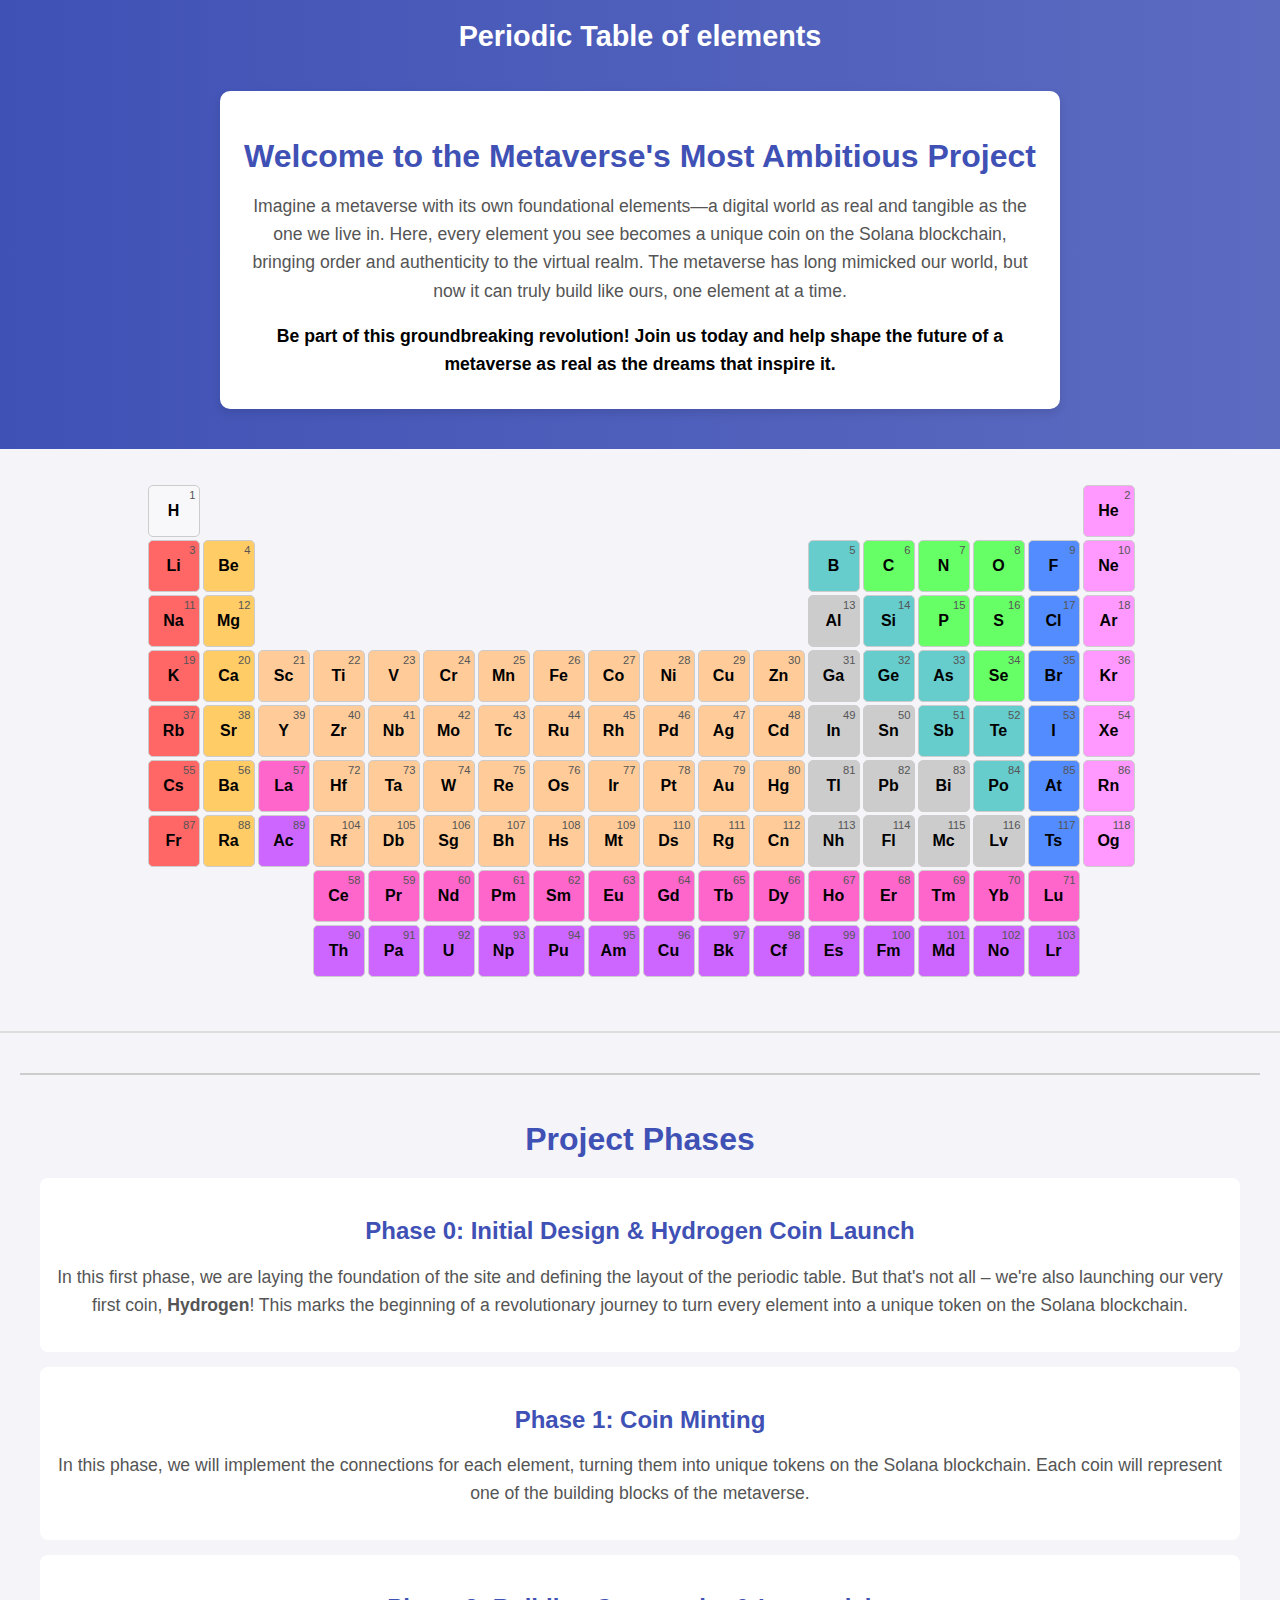
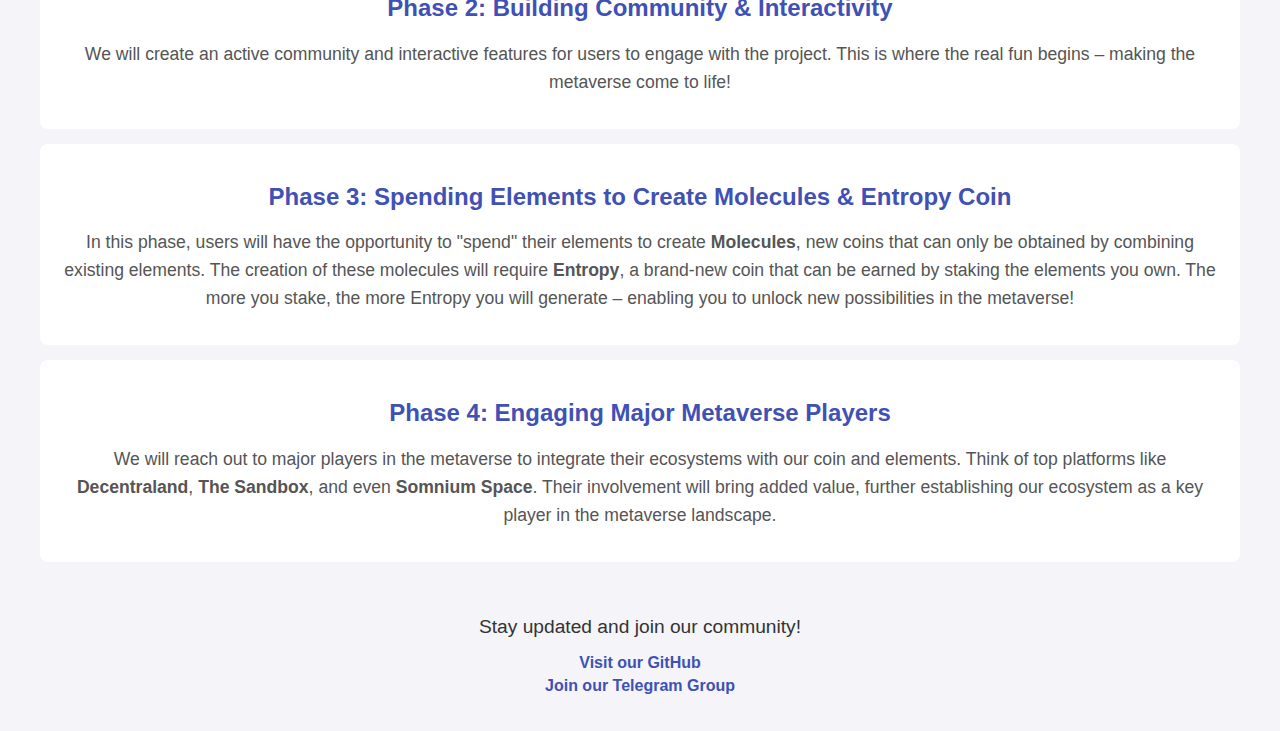
<file: index.html>
<!DOCTYPE html>
<html lang="en">
<script>
    document.addEventListener("DOMContentLoaded", function() {
        const elements = document.querySelectorAll(".element");

        elements.forEach(function(element) {
            const atomicNumber = element.querySelector(".atomic-number").textContent;
            const symbol = element.querySelector(".symbol").textContent;

            // Crea il percorso per la pagina in costruzione per ogni elemento
            const link = `under-construction.html`;

            // Imposta l'attributo href per ogni elemento
            element.setAttribute("href", link);
        });
    });
</script>
    
<head>
    <meta charset="UTF-8">
    <meta name="viewport" content="width=device-width, initial-scale=1.0">
    <title>Periodic Table Metaverse</title>
    <link rel="stylesheet" href="styles.css">
</head>
<body>

    <header>
        <h1>Periodic Table of elements</h1><br>
        <section class="welcome-section">
            <h2>Welcome to the Metaverse's Most Ambitious Project</h2>
            <p>
                Imagine a metaverse with its own foundational elements—a digital world as real and tangible as the one we live in. 
                Here, every element you see becomes a unique coin on the Solana blockchain, bringing order and authenticity to the virtual realm. 
                The metaverse has long mimicked our world, but now it can truly build like ours, one element at a time.
            </p>
            <p>
                Be part of this groundbreaking revolution! Join us today and help shape the future of a metaverse as real as the dreams that inspire it.
            </p>
        </section>
        
    </header>

    <main>
        <section class="periodic-table">
            <a href="elements\1-H\1-H.html" class="element hydrogen" style="grid-column: 1;">
                <span class="atomic-number">1</span>
                <span class="symbol">H</span>
            </a>
            <a href="elements\2-He\2-He.html" class="element noble-gas" style="grid-column: 18; grid-row: 1;">
                <span class="atomic-number">2</span>
                <span class="symbol">He</span>
            </a>
            <a href="elements\3-Li\3-Li.html" class="element alkali-metal" style="grid-column: 1; grid-row: 2;">
                <span class="atomic-number">3</span>
                <span class="symbol">Li</span>
            </a>
            <a href="elements\4-Be\4-Be.html" class="element alkaline-earth-metal" style="grid-column: 2; grid-row: 2;">
                <span class="atomic-number">4</span>
                <span class="symbol">Be</span>
            </a>
            <a href="elements\5-B\5-B.html" class="element metalloid" style="grid-column: 13; grid-row: 2;">
                <span class="atomic-number">5</span>
                <span class="symbol">B</span>
            </a>
            <a href="elements\6-C\6-C.html" class="element nonmetal" style="grid-column: 14; grid-row: 2;">
                <span class="atomic-number">6</span>
                <span class="symbol">C</span>
            </a>
            <a href="elements\7-N\7-N.html" class="element nonmetal" style="grid-column: 15; grid-row: 2;">
                <span class="atomic-number">7</span>
                <span class="symbol">N</span>
            </a>
            <a href="elements\8-O\8-O.html" class="element nonmetal" style="grid-column: 16; grid-row: 2;">
                <span class="atomic-number">8</span>
                <span class="symbol">O</span>
            </a>
            <a href="elements\9-F\9-F.html" class="element halogen" style="grid-column: 17; grid-row: 2;">
                <span class="atomic-number">9</span>
                <span class="symbol">F</span>
            </a>
            <a href="elements\10-Ne\10-Ne.html" class="element noble-gas" style="grid-column: 18; grid-row: 2;">
                <span class="atomic-number">10</span>
                <span class="symbol">Ne</span>
            </a>
            <a href="elements\11-Na\11-Na.html" class="element alkali-metal" style="grid-column: 1; grid-row: 3;">
                <span class="atomic-number">11</span>
                <span class="symbol">Na</span>
            </a>
            <a href="elements\12-Mg\12-Mg.html" class="element alkaline-earth-metal" style="grid-column: 2; grid-row: 3;">
                <span class="atomic-number">12</span>
                <span class="symbol">Mg</span>
            </a>
            <a href="elements\13-Al\13-Al.html" class="element post-transition-metal" style="grid-column: 13; grid-row: 3;">
                <span class="atomic-number">13</span>
                <span class="symbol">Al</span>
            </a>
            <a href="elements\14-Si\14-Si.html" class="element metalloid" style="grid-column: 14; grid-row: 3;">
                <span class="atomic-number">14</span>
                <span class="symbol">Si</span>
            </a>
            <a href="elements\15-P\15-P.html" class="element nonmetal" style="grid-column: 15; grid-row: 3;">
                <span class="atomic-number">15</span>
                <span class="symbol">P</span>
            </a>
            <a href="elements\16-S\16-S.html" class="element nonmetal" style="grid-column: 16; grid-row: 3;">
                <span class="atomic-number">16</span>
                <span class="symbol">S</span>
            </a>
            <a href="elements\17-Cl\17-Cl.html" class="element halogen" style="grid-column: 17; grid-row: 3;">
                <span class="atomic-number">17</span>
                <span class="symbol">Cl</span>
            </a>
            <a href="elements\18-Ar\18-Ar.html" class="element noble-gas" style="grid-column: 18; grid-row: 3;">
                <span class="atomic-number">18</span>
                <span class="symbol">Ar</span>
            </a>
            <a href="elements\19-K\19-K.html" class="element alkali-metal" style="grid-column: 1; grid-row: 4;">
                <span class="atomic-number">19</span>
                <span class="symbol">K</span>
            </a>
            <a href="elements\20-Ca\20-Ca.html" class="element alkaline-earth-metal" style="grid-column: 2; grid-row: 4;">
                <span class="atomic-number">20</span>
                <span class="symbol">Ca</span>
            </a>
            <a href="elements\21-Sc\21-Sc.html" class="element transition-metal" style="grid-column: 3; grid-row: 4;">
                <span class="atomic-number">21</span>
                <span class="symbol">Sc</span>
            </a>
            <a href="elements\22-Ti\22-Ti.html" class="element transition-metal" style="grid-column: 4; grid-row: 4;">
                <span class="atomic-number">22</span>
                <span class="symbol">Ti</span>
            </a>
            <a href="elements\23-V\23-V.html" class="element transition-metal" style="grid-column: 5; grid-row: 4;">
                <span class="atomic-number">23</span>
                <span class="symbol">V</span>
            </a>
            <a href="elements\24-Cr\24-Cr.html" class="element transition-metal" style="grid-column: 6; grid-row: 4;">
                <span class="atomic-number">24</span>
                <span class="symbol">Cr</span>
            </a>
            <a href="elements\25-Mn\25-Mn.html" class="element transition-metal" style="grid-column: 7; grid-row: 4;">
                <span class="atomic-number">25</span>
                <span class="symbol">Mn</span>
            </a>
            <a href="elements\26-Fe\26-Fe.html" class="element transition-metal" style="grid-column: 8; grid-row: 4;">
                <span class="atomic-number">26</span>
                <span class="symbol">Fe</span>
            </a>
            <a href="elements\27-Co\27-Co.html" class="element transition-metal" style="grid-column: 9; grid-row: 4;">
                <span class="atomic-number">27</span>
                <span class="symbol">Co</span>
            </a>
            <a href="elements\28-Ni\28-Ni.html" class="element transition-metal" style="grid-column: 10; grid-row: 4;">
                <span class="atomic-number">28</span>
                <span class="symbol">Ni</span>
            </a>
            <a href="elements\29-Cu\29-Cu.html" class="element transition-metal" style="grid-column: 11; grid-row: 4;">
                <span class="atomic-number">29</span>
                <span class="symbol">Cu</span>
            </a>
            <a href="elements\30-Zn\30-Zn.html" class="element transition-metal" style="grid-column: 12; grid-row: 4;">
                <span class="atomic-number">30</span>
                <span class="symbol">Zn</span>
            </a>
            <a href="elements\31-Ga\31-Ga.html" class="element post-transition-metal" style="grid-column: 13; grid-row: 4;">
                <span class="atomic-number">31</span>
                <span class="symbol">Ga</span>
            </a>
            <a href="elements\32-Ge\32-Ge.html" class="element metalloid" style="grid-column: 14; grid-row: 4;">
                <span class="atomic-number">32</span>
                <span class="symbol">Ge</span>
            </a>
            <a href="elements\33-As\33-As.html" class="element metalloid" style="grid-column: 15; grid-row: 4;">
                <span class="atomic-number">33</span>
                <span class="symbol">As</span>
            </a>
            <a href="elements\34-Se\34-Se.html" class="element nonmetal" style="grid-column: 16; grid-row: 4;">
                <span class="atomic-number">34</span>
                <span class="symbol">Se</span>
            </a>
            <a href="elements\35-Br\35-Br.html" class="element halogen" style="grid-column: 17; grid-row: 4;">
                <span class="atomic-number">35</span>
                <span class="symbol">Br</span>
            </a>
            <a href="elements\36-Kr\36-Kr.html" class="element noble-gas" style="grid-column: 18; grid-row: 4;">
                <span class="atomic-number">36</span>
                <span class="symbol">Kr</span>
            </a>
            <a href="elements\37-Rb\37-Rb.html" class="element alkali-metal" style="grid-column: 1; grid-row: 5;">
                <span class="atomic-number">37</span>
                <span class="symbol">Rb</span>
            </a>
            <a href="elements\38-Sr\38-Sr.html" class="element alkaline-earth-metal" style="grid-column: 2; grid-row: 5;">
                <span class="atomic-number">38</span>
                <span class="symbol">Sr</span>
            </a>
            <a href="elements\39-Y\39-Y.html" class="element transition-metal" style="grid-column: 3; grid-row: 5;">
                <span class="atomic-number">39</span>
                <span class="symbol">Y</span>
            </a>
            <a href="elements\40-Zr\40-Zr.html" class="element transition-metal" style="grid-column: 4; grid-row: 5;">
                <span class="atomic-number">40</span>
                <span class="symbol">Zr</span>
            </a>
            <a href="elements\41-Nb\41-Nb.html" class="element transition-metal" style="grid-column: 5; grid-row: 5;">
                <span class="atomic-number">41</span>
                <span class="symbol">Nb</span>
            </a>
            <a href="elements\42-Mo\42-Mo.html" class="element transition-metal" style="grid-column: 6; grid-row: 5;">
                <span class="atomic-number">42</span>
                <span class="symbol">Mo</span>
            </a>
            <a href="elements\43-Tc\43-Tc.html" class="element transition-metal" style="grid-column: 7; grid-row: 5;">
                <span class="atomic-number">43</span>
                <span class="symbol">Tc</span>
            </a>
            <a href="elements\44-Ru\44-Ru.html" class="element transition-metal" style="grid-column: 8; grid-row: 5;">
                <span class="atomic-number">44</span>
                <span class="symbol">Ru</span>
            </a>
            <a href="elements\45-Rh\45-Rh.html" class="element transition-metal" style="grid-column: 9; grid-row: 5;">
                <span class="atomic-number">45</span>
                <span class="symbol">Rh</span>
            </a>
            <a href="elements\46-Pd\46-Pd.html" class="element transition-metal" style="grid-column: 10; grid-row: 5;">
                <span class="atomic-number">46</span>
                <span class="symbol">Pd</span>
            </a>
            <a href="elements\47-Ag\47-Ag.html" class="element transition-metal" style="grid-column: 11; grid-row: 5;">
                <span class="atomic-number">47</span>
                <span class="symbol">Ag</span>
            </a>
            <a href="elements\48-Cd\48-Cd.html" class="element transition-metal" style="grid-column: 12; grid-row: 5;">
                <span class="atomic-number">48</span>
                <span class="symbol">Cd</span>
            </a>
            <a href="elements\49-In\49-In.html" class="element post-transition-metal" style="grid-column: 13; grid-row: 5;">
                <span class="atomic-number">49</span>
                <span class="symbol">In</span>
            </a>
            <a href="elements\50-Sn\50-Sn.html" class="element post-transition-metal" style="grid-column: 14; grid-row: 5;">
                <span class="atomic-number">50</span>
                <span class="symbol">Sn</span>
            </a>
            <a href="elements\51-Sb\51-Sb.html" class="element metalloid" style="grid-column: 15; grid-row: 5;">
                <span class="atomic-number">51</span>
                <span class="symbol">Sb</span>
            </a>
            <a href="elements\52-Te\52-Te.html" class="element metalloid" style="grid-column: 16; grid-row: 5;">
                <span class="atomic-number">52</span>
                <span class="symbol">Te</span>
            </a>
            <a href="elements\53-I\53-I.html" class="element halogen" style="grid-column: 17; grid-row: 5;">
                <span class="atomic-number">53</span>
                <span class="symbol">I</span>
            </a>
            <a href="elements\54-Xe\54-Xe.html" class="element noble-gas" style="grid-column: 18; grid-row: 5;">
                <span class="atomic-number">54</span>
                <span class="symbol">Xe</span>
            </a>
            <a href="elements\55-Cs\55-Cs.html" class="element alkali-metal" style="grid-column: 1; grid-row: 6;">
                <span class="atomic-number">55</span>
                <span class="symbol">Cs</span>
            </a>
            <a href="elements\56-Ba\56-Ba.html" class="element alkaline-earth-metal" style="grid-column: 2; grid-row: 6;">
                <span class="atomic-number">56</span>
                <span class="symbol">Ba</span>
            </a>
            <a href="elements\57-La\57-La.html" class="element lanthanide" style="grid-column: 3; grid-row: 6;">
                <span class="atomic-number">57</span>
                <span class="symbol">La</span>
            </a>
            <a href="elements\58-Ce\58-Ce.html" class="element lanthanide" style="grid-column: 4; grid-row: 8;">
                <span class="atomic-number">58</span>
                <span class="symbol">Ce</span>
            </a>
            <a href="elements\59-Pr\59-Pr.html" class="element lanthanide" style="grid-column: 5; grid-row: 8;">
                <span class="atomic-number">59</span>
                <span class="symbol">Pr</span>
            </a>
            <a href="elements\60-Nd\60-Nd.html" class="element lanthanide" style="grid-column: 6; grid-row: 8;">
                <span class="atomic-number">60</span>
                <span class="symbol">Nd</span>
            </a>
            <a href="elements\61-Pm\61-Pm.html" class="element lanthanide" style="grid-column: 7; grid-row: 8;">
                <span class="atomic-number">61</span>
                <span class="symbol">Pm</span>
            </a>
            <a href="elements\62-Sm\62-Sm.html" class="element lanthanide" style="grid-column: 8; grid-row: 8;">
                <span class="atomic-number">62</span>
                <span class="symbol">Sm</span>
            </a>
            <a href="elements\63-Eu\63-Eu.html" class="element lanthanide" style="grid-column: 9; grid-row: 8;">
                <span class="atomic-number">63</span>
                <span class="symbol">Eu</span>
            </a>
            <a href="elements\64-Gd\64-Gd.html" class="element lanthanide" style="grid-column: 10; grid-row: 8;">
                <span class="atomic-number">64</span>
                <span class="symbol">Gd</span>
            </a>
            <a href="elements\65-Tb\65-Tb.html" class="element lanthanide" style="grid-column: 11; grid-row: 8;">
                <span class="atomic-number">65</span>
                <span class="symbol">Tb</span>
            </a>
            <a href="elements\66-Dy\66-Dy.html" class="element lanthanide" style="grid-column: 12; grid-row: 8;">
                <span class="atomic-number">66</span>
                <span class="symbol">Dy</span>
            </a>
            <a href="elements\67-Ho\67-Ho.html" class="element lanthanide" style="grid-column: 13; grid-row: 8;">
                <span class="atomic-number">67</span>
                <span class="symbol">Ho</span>
            </a>
            <a href="elements\68-Er\68-Er.html" class="element lanthanide" style="grid-column: 14; grid-row: 8;">
                <span class="atomic-number">68</span>
                <span class="symbol">Er</span>
            </a>
            <a href="elements\69-Tm\69-Tm.html" class="element lanthanide" style="grid-column: 15; grid-row: 8;">
                <span class="atomic-number">69</span>
                <span class="symbol">Tm</span>
            </a>
            <a href="elements\70-Yb\70-Yb.html" class="element lanthanide" style="grid-column: 16; grid-row: 8;">
                <span class="atomic-number">70</span>
                <span class="symbol">Yb</span>
            </a>
            <a href="elements\71-Lu\71-Lu.html" class="element lanthanide" style="grid-column: 17; grid-row: 8;">
                <span class="atomic-number">71</span>
                <span class="symbol">Lu</span>
            </a>
            <a href="elements\72-Hf\72-Hf.html" class="element transition-metal" style="grid-column: 4; grid-row: 6;">
                <span class="atomic-number">72</span>
                <span class="symbol">Hf</span>
            </a>
            <a href="elements\73-Ta\73-Ta.html" class="element transition-metal" style="grid-column: 5; grid-row: 6;">
                <span class="atomic-number">73</span>
                <span class="symbol">Ta</span>
            </a>
            <a href="elements\74-W\74-W.html" class="element transition-metal" style="grid-column: 6; grid-row: 6;">
                <span class="atomic-number">74</span>
                <span class="symbol">W</span>
            </a>
            <a href="elements\75-Re\75-Re.html" class="element transition-metal" style="grid-column: 7; grid-row: 6;">
                <span class="atomic-number">75</span>
                <span class="symbol">Re</span>
            </a>
            <a href="elements\76-Os\76-Os.html" class="element transition-metal" style="grid-column: 8; grid-row: 6;">
                <span class="atomic-number">76</span>
                <span class="symbol">Os</span>
            </a>
            <a href="elements\77-Ir\77-Ir.html" class="element transition-metal" style="grid-column: 9; grid-row: 6;">
                <span class="atomic-number">77</span>
                <span class="symbol">Ir</span>
            </a>
            <a href="elements\78-Pt\78-Pt.html" class="element transition-metal" style="grid-column: 10; grid-row: 6;">
                <span class="atomic-number">78</span>
                <span class="symbol">Pt</span>
            </a>
            <a href="elements\79-Au\79-Au.html" class="element transition-metal" style="grid-column: 11; grid-row: 6;">
                <span class="atomic-number">79</span>
                <span class="symbol">Au</span>
            </a>
            <a href="elements\80-Hg\80-Hg.html" class="element transition-metal" style="grid-column: 12; grid-row: 6;">
                <span class="atomic-number">80</span>
                <span class="symbol">Hg</span>
            </a>
            <a href="elements\81-Tl\81-Tl.html" class="element post-transition-metal" style="grid-column: 13; grid-row: 6;">
                <span class="atomic-number">81</span>
                <span class="symbol">Tl</span>
            </a>
            <a href="elements\82-Pb\82-Pb.html" class="element post-transition-metal" style="grid-column: 14; grid-row: 6;">
                <span class="atomic-number">82</span>
                <span class="symbol">Pb</span>
            </a>
            <a href="elements\83-Bi\83-Bi.html" class="element post-transition-metal" style="grid-column: 15; grid-row: 6;">
                <span class="atomic-number">83</span>
                <span class="symbol">Bi</span>
            </a>
            <a href="elements\84-Po\84-Po.html" class="element metalloid" style="grid-column: 16; grid-row: 6;">
                <span class="atomic-number">84</span>
                <span class="symbol">Po</span>
            </a>
            <a href="elements\85-At\85-At.html" class="element halogen" style="grid-column: 17; grid-row: 6;">
                <span class="atomic-number">85</span>
                <span class="symbol">At</span>
            </a>
            <a href="elements\86-Rn\86-Rn.html" class="element noble-gas" style="grid-column: 18; grid-row: 6;">
                <span class="atomic-number">86</span>
                <span class="symbol">Rn</span>
            </a>
            <a href="elements\87-Fr\87-Fr.html" class="element alkali-metal" style="grid-column: 1; grid-row: 7;">
                <span class="atomic-number">87</span>
                <span class="symbol">Fr</span>
            </a>
            <a href="elements\88-Ra\88-Ra.html" class="element alkaline-earth-metal" style="grid-column: 2; grid-row: 7;">
                <span class="atomic-number">88</span>
                <span class="symbol">Ra</span>
            </a>
            <a href="elements\89-Ac\89-Ac.html" class="element actinide" style="grid-column: 3; grid-row: 7;">
                <span class="atomic-number">89</span>
                <span class="symbol">Ac</span>
            </a>
            <a href="elements\90-Th\90-Th.html" class="element actinide" style="grid-column: 4; grid-row: 9;">
                <span class="atomic-number">90</span>
                <span class="symbol">Th</span>
            </a>
            <a href="elements\91-Pa\91-Pa.html" class="element actinide" style="grid-column: 5; grid-row: 9;">
                <span class="atomic-number">91</span>
                <span class="symbol">Pa</span>
            </a>
            <a href="elements\92-U\92-U.html" class="element actinide" style="grid-column: 6; grid-row: 9;">
                <span class="atomic-number">92</span>
                <span class="symbol">U</span>
            </a>
            <a href="elements\93-Np\93-Np.html" class="element actinide" style="grid-column: 7; grid-row: 9;">
                <span class="atomic-number">93</span>
                <span class="symbol">Np</span>
            </a>
            <a href="elements\94-Pu\94-Pu.html" class="element actinide" style="grid-column: 8; grid-row: 9;">
                <span class="atomic-number">94</span>
                <span class="symbol">Pu</span>
            </a>
            <a href="elements\95-Am\95-Am.html" class="element actinide" style="grid-column: 9; grid-row: 9;">
                <span class="atomic-number">95</span>
                <span class="symbol">Am</span>
            </a>
            <a href="elements\96-Cu\96-Cu.html" class="element actinide" style="grid-column: 10; grid-row: 9;">
                <span class="atomic-number">96</span>
                <span class="symbol">Cu</span>
            </a>
            <a href="elements\97-Bk\97-Bk.html" class="element actinide" style="grid-column: 11; grid-row: 9;">
                <span class="atomic-number">97</span>
                <span class="symbol">Bk</span>
            </a>
            <a href="elements\98-Cf\98-Cf.html" class="element actinide" style="grid-column: 12; grid-row: 9;">
                <span class="atomic-number">98</span>
                <span class="symbol">Cf</span>
            </a>
            <a href="elements\99-Es\99-Es.html" class="element actinide" style="grid-column: 13; grid-row: 9;">
                <span class="atomic-number">99</span>
                <span class="symbol">Es</span>
            </a>
            <a href="elements\100-Fm\100-Fm.html" class="element actinide" style="grid-column: 14; grid-row: 9;">
                <span class="atomic-number">100</span>
                <span class="symbol">Fm</span>
            </a>
            <a href="elements\101-Md\101-Md.html" class="element actinide" style="grid-column: 15; grid-row: 9;">
                <span class="atomic-number">101</span>
                <span class="symbol">Md</span>
            </a>
            <a href="elements\102-No\102-No.html" class="element actinide" style="grid-column: 16; grid-row: 9;">
                <span class="atomic-number">102</span>
                <span class="symbol">No</span>
            </a>
            <a href="elements\103-Lr\103-Lr.html" class="element actinide" style="grid-column: 17; grid-row: 9;">
                <span class="atomic-number">103</span>
                <span class="symbol">Lr</span>
            </a>
            <a href="elements\104-Rf\104-Rf.html" class="element transition-metal" style="grid-column: 4; grid-row: 7;">
                <span class="atomic-number">104</span>
                <span class="symbol">Rf</span>
            </a>
            <a href="elements\105-Db\105-Db.html" class="element transition-metal" style="grid-column: 5; grid-row: 7;">
                <span class="atomic-number">105</span>
                <span class="symbol">Db</span>
            </a>
            <a href="elements\106-Sg\106-Sg.html" class="element transition-metal" style="grid-column: 6; grid-row: 7;">
                <span class="atomic-number">106</span>
                <span class="symbol">Sg</span>
            </a>
            <a href="elements\107-Bh\107-Bh.html" class="element transition-metal" style="grid-column: 7; grid-row: 7;">
                <span class="atomic-number">107</span>
                <span class="symbol">Bh</span>
            </a>
            <a href="elements\108-Hs\108-Hs.html" class="element transition-metal" style="grid-column: 8; grid-row: 7;">
                <span class="atomic-number">108</span>
                <span class="symbol">Hs</span>
            </a>
            <a href="elements\109-Mt\109-Mt.html" class="element transition-metal" style="grid-column: 9; grid-row: 7;">
                <span class="atomic-number">109</span>
                <span class="symbol">Mt</span>
            </a>
            <a href="elements\110-Ds\110-Ds.html" class="element transition-metal" style="grid-column: 10; grid-row: 7;">
                <span class="atomic-number">110</span>
                <span class="symbol">Ds</span>
            </a>
            <a href="elements\111-Rg\111-Rg.html" class="element transition-metal" style="grid-column: 11; grid-row: 7;">
                <span class="atomic-number">111</span>
                <span class="symbol">Rg</span>
            </a>
            <a href="elements\112-Cn\112-Cn.html" class="element transition-metal" style="grid-column: 12; grid-row: 7;">
                <span class="atomic-number">112</span>
                <span class="symbol">Cn</span>
            </a>
            <a href="elements\113-Nh\113-Nh.html" class="element  post-transition-metal" style="grid-column: 13; grid-row: 7;">
                <span class="atomic-number">113</span>
                <span class="symbol">Nh</span>
            </a>
            <a href="elements\114-Fl\114-Fl.html" class="element  post-transition-metal" style="grid-column: 14; grid-row: 7;">
                <span class="atomic-number">114</span>
                <span class="symbol">Fl</span>
            </a>
            <a href="elements\115-Mc\115-Mc.html" class="element  post-transition-metal" style="grid-column: 15; grid-row: 7;">
                <span class="atomic-number">115</span>
                <span class="symbol">Mc</span>
            </a>
            <a href="elements\116-Lv\116-Lv.html" class="element  post-transition-metal" style="grid-column: 16; grid-row: 7;">
                <span class="atomic-number">116</span>
                <span class="symbol">Lv</span>
            </a>
            <a href="elements\117-Ts\117-Ts.html" class="element halogen" style="grid-column: 17; grid-row: 7;">
                <span class="atomic-number">117</span>
                <span class="symbol">Ts</span>
            </a>
            <a href="elements\118-Og\118-Og.html" class="element noble-gas" style="grid-column: 18; grid-row: 7;">
                <span class="atomic-number">118</span>
                <span class="symbol">Og</span>
            </a>
        
        </section>
    </main>

    <footer>
        <section class="project-phases">
            <h2>Project Phases</h2>
            <div class="phase">
                <h3>Phase 0: Initial Design & Hydrogen Coin Launch</h3>
                <p>In this first phase, we are laying the foundation of the site and defining the layout of the periodic table. But that's not all – we're also launching our very first coin, <strong>Hydrogen</strong>! This marks the beginning of a revolutionary journey to turn every element into a unique token on the Solana blockchain.</p>
            </div>
            <div class="phase">
                <h3>Phase 1: Coin Minting</h3>
                <p>In this phase, we will implement the connections for each element, turning them into unique tokens on the Solana blockchain. Each coin will represent one of the building blocks of the metaverse.</p>
            </div>
            <div class="phase">
                <h3>Phase 2: Building Community & Interactivity</h3>
                <p>We will create an active community and interactive features for users to engage with the project. This is where the real fun begins – making the metaverse come to life!</p>
            </div>
            <div class="phase">
                <h3>Phase 3: Spending Elements to Create Molecules & Entropy Coin</h3>
                <p>In this phase, users will have the opportunity to "spend" their elements to create <strong>Molecules</strong>, new coins that can only be obtained by combining existing elements. The creation of these molecules will require <strong>Entropy</strong>, a brand-new coin that can be earned by staking the elements you own. The more you stake, the more Entropy you will generate – enabling you to unlock new possibilities in the metaverse!</p>
            </div>
            <div class="phase">
                <h3>Phase 4: Engaging Major Metaverse Players</h3>
                <p>We will reach out to major players in the metaverse to integrate their ecosystems with our coin and elements. Think of top platforms like <strong>Decentraland</strong>, <strong>The Sandbox</strong>, and even <strong>Somnium Space</strong>. Their involvement will bring added value, further establishing our ecosystem as a key player in the metaverse landscape.</p>
            </div>
        </section>
        <section class="contact">
            <p>Stay updated and join our community!</p>
            <ul>
                <li><a href="https://github.com/EliaTDS/ChemVerse" target="_blank">Visit our GitHub</a></li>
                <li><a href="https://t.me/ChemVerseOfficialProject" target="_blank">Join our Telegram Group</a></li>
            </ul>
        </section>
    </footer>
    
    
    
    
</body>
</html>
</file>
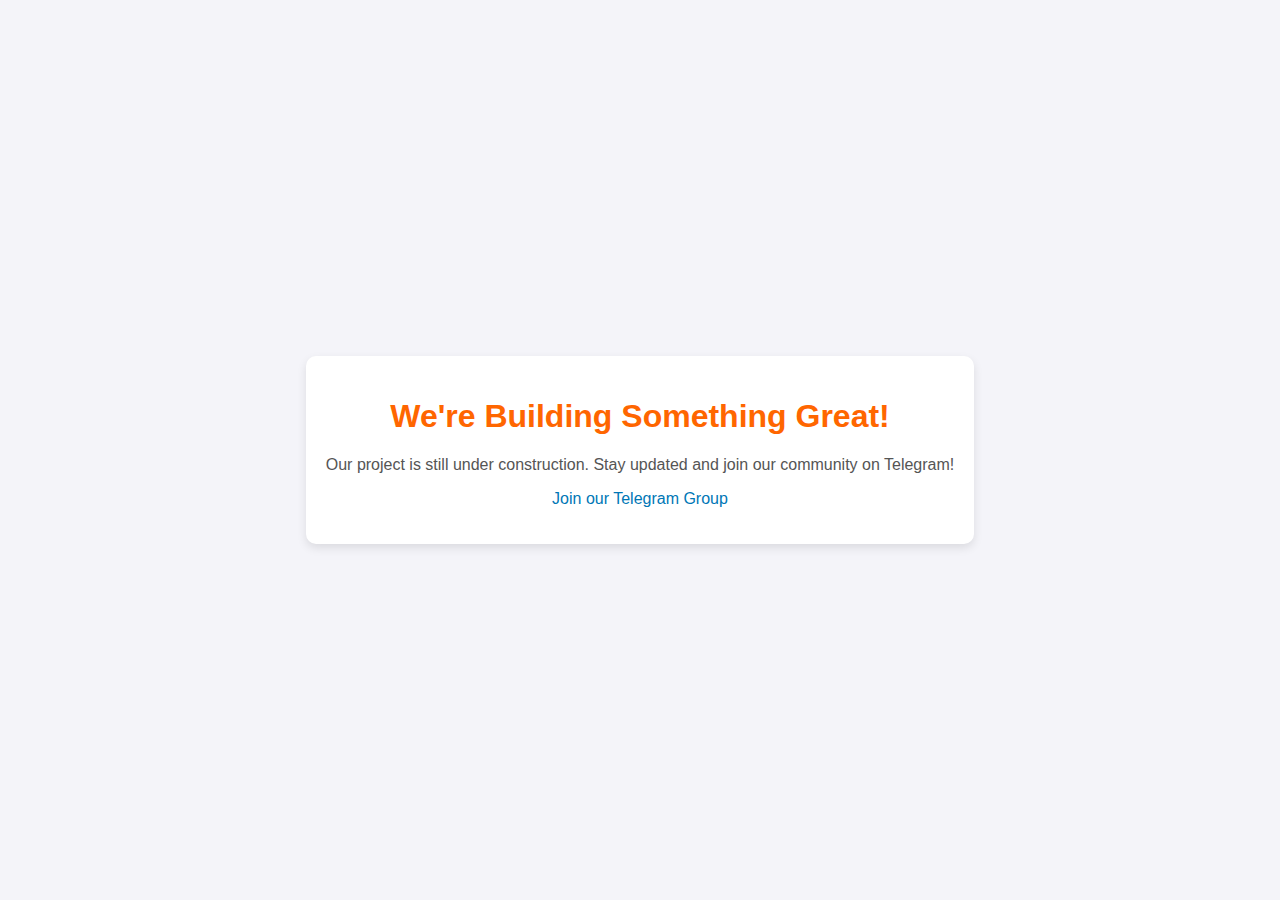
<file: under-construction.html>
<!-- under-construction.html -->
<!DOCTYPE html>
<html lang="en">
<head>
    <meta charset="UTF-8">
    <meta name="viewport" content="width=device-width, initial-scale=1.0">
    <title>Site Under Construction</title>
    <style>
        body {
            font-family: Arial, sans-serif;
            display: flex;
            justify-content: center;
            align-items: center;
            height: 100vh;
            background-color: #f4f4f9;
            margin: 0;
        }
        .message {
            text-align: center;
            padding: 20px;
            background-color: #ffffff;
            border-radius: 10px;
            box-shadow: 0 4px 10px rgba(0, 0, 0, 0.1);
        }
        h1 {
            color: #ff6600;
        }
        p {
            color: #555;
        }
        a {
            color: #0077b6;
            text-decoration: none;
        }
    </style>
</head>
<body>
    <div class="message">
        <h1>We're Building Something Great!</h1>
        <p>Our project is still under construction. Stay updated and join our community on Telegram!</p>
        <p><a href="https://t.me/ChemVerseOfficialGroup" target="_blank">Join our Telegram Group</a></p>
    </div>
</body>
</html>
</file>
<file: styles.css>
body {
    font-family: Arial, sans-serif;
    margin: 0;
    padding: 0;
    box-sizing: border-box;
    background-color: #f4f4f9;
}

header {
    background: linear-gradient(to right, #3f51b5, #5c6bc0);
    color: #ffffff;
    text-align: center;
    padding: 20px;
}

h1 {
    margin: 0;
    font-size: 1.8rem;
}

main {
    display: flex;
    justify-content: center;
    align-items: center;
    padding: 1rem;
}

.periodic-table {
    display: grid;
    gap: 5px;
    grid-template-columns: repeat(18, 50px); /* Colonne larghe 50px */
    grid-auto-rows: 50px; /* Righe alte 50px */
    justify-content: center; /* Centrare la griglia */
    margin: 20px auto; /* Aggiunge spaziatura intorno alla tavola */
}

.element {
    position: relative;
    width: 100%; /* Adatta all'altezza/colonna della griglia */
    height: 100%;
    display: flex;
    justify-content: center;
    align-items: center;
    text-align: center;
    background-color: #e0e0e0;
    border: 1px solid #ccc;
    border-radius: 5px;
    font-size: 1rem;
    font-weight: bold;
    color: #000;
    transition: transform 0.2s, box-shadow 0.2s;
    text-decoration: none; /* Rimuove la sottolineatura */
}

/* Colori per ogni categoria */
.hydrogen {
    background-color: #ffffff65;
}

.alkali-metal {
    background-color: #ff6666;
}

.alkaline-earth-metal {
    background-color: #ffcc66;
}

.transition-metal {
    background-color: #ffcc99;
}

.post-transition-metal {
    background-color: #cccccc;
}

.metalloid {
    background-color: #66cccc;
}

.nonmetal {
    background-color: #66ff66;
}

.halogen {
    background-color: #538cff;
}

.noble-gas {
    background-color: #ff99ff;
}

.lanthanide {
    background-color: #ff66cc;
}

.actinide {
    background-color: #cc66ff;
}

.element span {
    font-size: 0.7rem;
    font-weight: normal;
    color: #555;
}

.project-phases {
    background-color: #f4f4f9;
    padding: 20px;
    margin-top: 20px;
    text-align: center;
    border-top: 2px solid #ccc;
}

.project-phases h2 {
    color: #3f51b5;
    font-size: 2rem;
    margin-bottom: 20px;
}

.project-phases .phase {
    background-color: #ffffff;
    padding: 15px;
    margin-bottom: 15px;
    border-radius: 8px;
}

.project-phases .phase h3 {
    color: #3f51b5;
    font-size: 1.5rem;
    margin-bottom: 10px;
}

.project-phases .phase p {
    color: #555;
    font-size: 1.1rem;
    line-height: 1.6;
}

.symbol {
    font-size: 1rem !important; /* Incremento della dimensione */
    color: #000 !important;
    font-weight: bold !important; /* Aggiunta del grassetto */
}


.element:hover {
    transform: scale(1.1);
    box-shadow: 0 4px 8px rgba(0, 0, 0, 0.2);
}

.atomic-number {
    position: absolute;
    top: 3px;
    right: 3px;
    font-size: 0.8rem;
    color: #555;
}

.welcome-section {
    background-color: #ffffff;
    padding: 20px;
    margin: 20px auto;
    text-align: center;
    max-width: 800px;
    box-shadow: 0 4px 8px rgba(0, 0, 0, 0.1);
    border-radius: 10px;
}

.welcome-section h2 {
    color: #3f51b5;
    font-size: 2rem;
    margin-bottom: 15px;
}

.welcome-section p {
    color: #555;
    font-size: 1.1rem;
    line-height: 1.6;
    margin-bottom: 10px;
}

.welcome-section p strong {
    color: #3f51b5;
}

.welcome-section p:last-child {
    font-weight: bold;
    color: #000;
}

footer {
    background-color: #f4f4f9;
    padding: 20px;
    text-align: center;
    margin-top: 20px;
    border-top: 2px solid #ddd;
}

footer .contact p {
    font-size: 1.2rem;
    color: #333;
    margin-bottom: 10px;
}

footer .contact ul {
    list-style: none;
    padding: 0;
}

footer .contact ul li {
    margin: 5px 0;
}

footer .contact a {
    color: #3f51b5;
    text-decoration: none;
    font-weight: bold;
}

footer .contact a:hover {
    text-decoration: underline;
}
</file>
